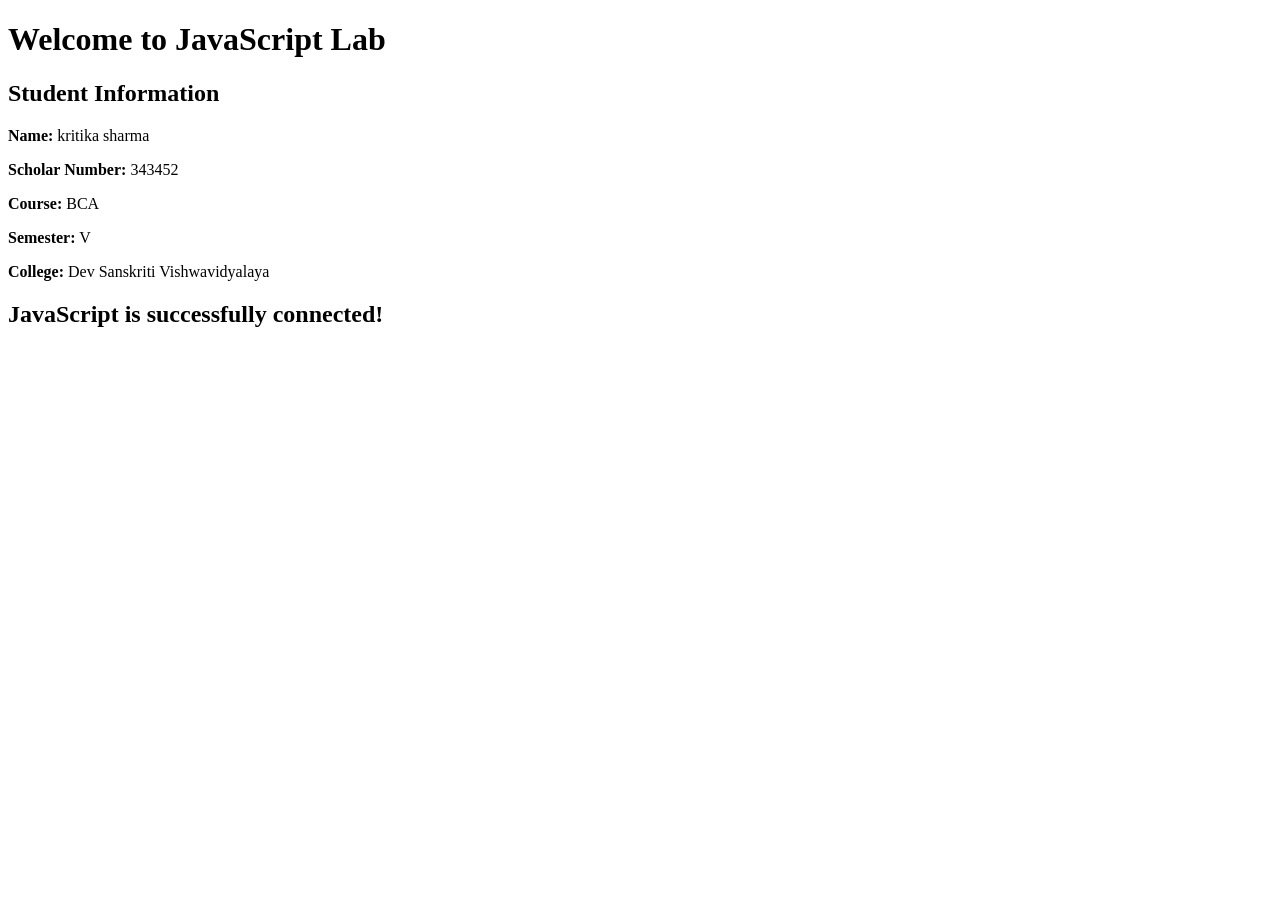
<file: lab-1/index.html>
<!DOCTYPE html>
<html lang="en">
<head>
    <meta charset="UTF-8">
    <meta name="viewport" content="width=device-width, initial-scale=1.0">
    <title>JavaScript Lab 01</title>
</head>
<body>

    <h1>Welcome to JavaScript Lab</h1>

    <h2>Student Information</h2>

    <p><strong>Name:</strong> kritika sharma</p>
    <p><strong>Scholar Number:</strong> 343452</p>
    <p><strong>Course:</strong> BCA</p>
    <p><strong>Semester:</strong> V</p>
    <p><strong>College:</strong> Dev Sanskriti Vishwavidyalaya</p>

    <!-- External JavaScript File -->
    <script src="script.js"></script>

</body>
</html>
</file>
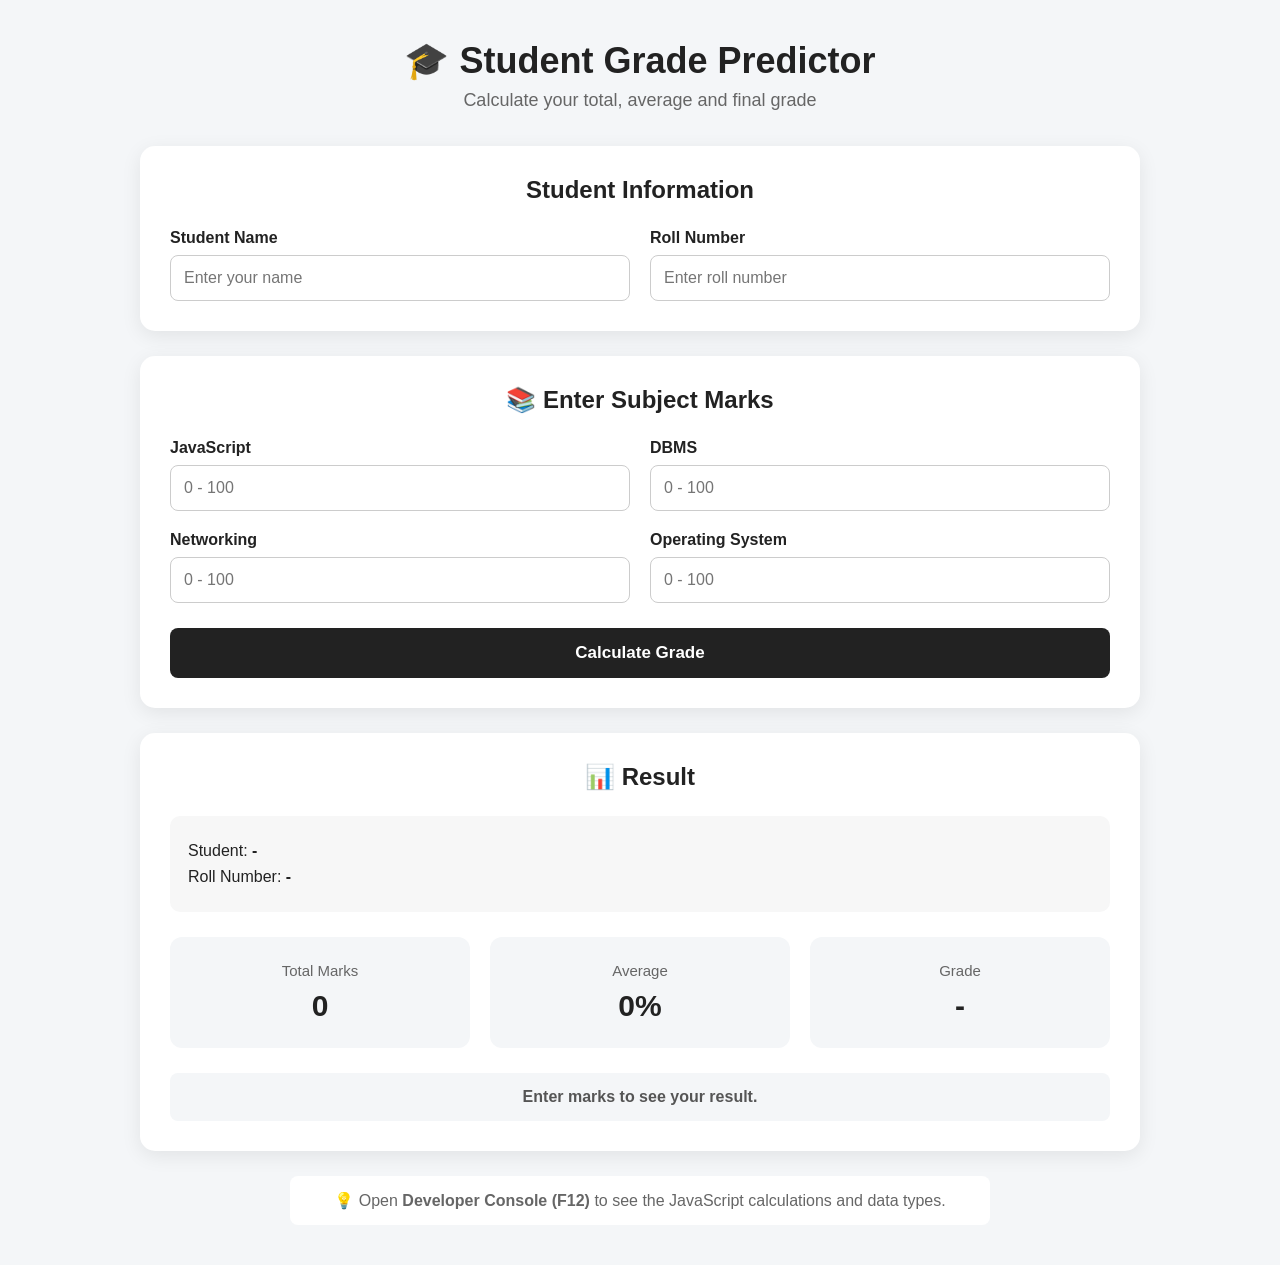
<file: lab-2/index.html>
<!DOCTYPE html>
<html lang="en">

<head>
    <meta charset="UTF-8">
    <meta name="viewport" content="width=device-width, initial-scale=1.0">

    <title>Student Grade Predictor</title>

    <link rel="stylesheet" href="style.css">
</head>

<body>

    <div class="container">

        <!-- Header -->
        <header>
            <h1>🎓 Student Grade Predictor</h1>
            <p>Calculate your total, average and final grade</p>
        </header>


        <!-- Student Information -->
        <section class="student-card">

            <h2>Student Information</h2>

            <div class="input-group">

                <div class="input-box">
                    <label for="studentName">Student Name</label>
                    <input
                        type="text"
                        id="studentName"
                        placeholder="Enter your name"
                    >
                </div>

                <div class="input-box">
                    <label for="rollNumber">Roll Number</label>
                    <input
                        type="text"
                        id="rollNumber"
                        placeholder="Enter roll number"
                    >
                </div>

            </div>

        </section>


        <!-- Marks -->
        <section class="marks-card">

            <h2>📚 Enter Subject Marks</h2>

            <div class="marks-grid">

                <div class="subject">
                    <label for="javascript">JavaScript</label>

                    <input
                        type="number"
                        id="javascript"
                        min="0"
                        max="100"
                        placeholder="0 - 100"
                    >
                </div>


                <div class="subject">
                    <label for="dbms">DBMS</label>

                    <input
                        type="number"
                        id="dbms"
                        min="0"
                        max="100"
                        placeholder="0 - 100"
                    >
                </div>


                <div class="subject">
                    <label for="networking">Networking</label>

                    <input
                        type="number"
                        id="networking"
                        min="0"
                        max="100"
                        placeholder="0 - 100"
                    >
                </div>


                <div class="subject">
                    <label for="os">Operating System</label>

                    <input
                        type="number"
                        id="os"
                        min="0"
                        max="100"
                        placeholder="0 - 100"
                    >
                </div>

            </div>


            <button onclick="calculateGrade()">
                Calculate Grade
            </button>

        </section>


        <!-- Result -->
        <section class="result-card" id="resultCard">

            <h2>📊 Result</h2>

            <div class="student-result">
                <p>
                    Student:
                    <strong id="resultName">-</strong>
                </p>

                <p>
                    Roll Number:
                    <strong id="resultRoll">-</strong>
                </p>
            </div>


            <div class="result-grid">

                <div class="result-box">
                    <span>Total Marks</span>
                    <strong id="totalMarks">0</strong>
                </div>

                <div class="result-box">
                    <span>Average</span>
                    <strong id="averageMarks">0%</strong>
                </div>

                <div class="result-box">
                    <span>Grade</span>
                    <strong id="grade">-</strong>
                </div>

            </div>


            <div class="status" id="status">
                Enter marks to see your result.
            </div>

        </section>


        <!-- Console Note -->
        <div class="console-note">

            <p>
                💡 Open <strong>Developer Console (F12)</strong>
                to see the JavaScript calculations and data types.
            </p>

        </div>

    </div>


    <script src="script.js"></script>

</body>

</html>
</file>
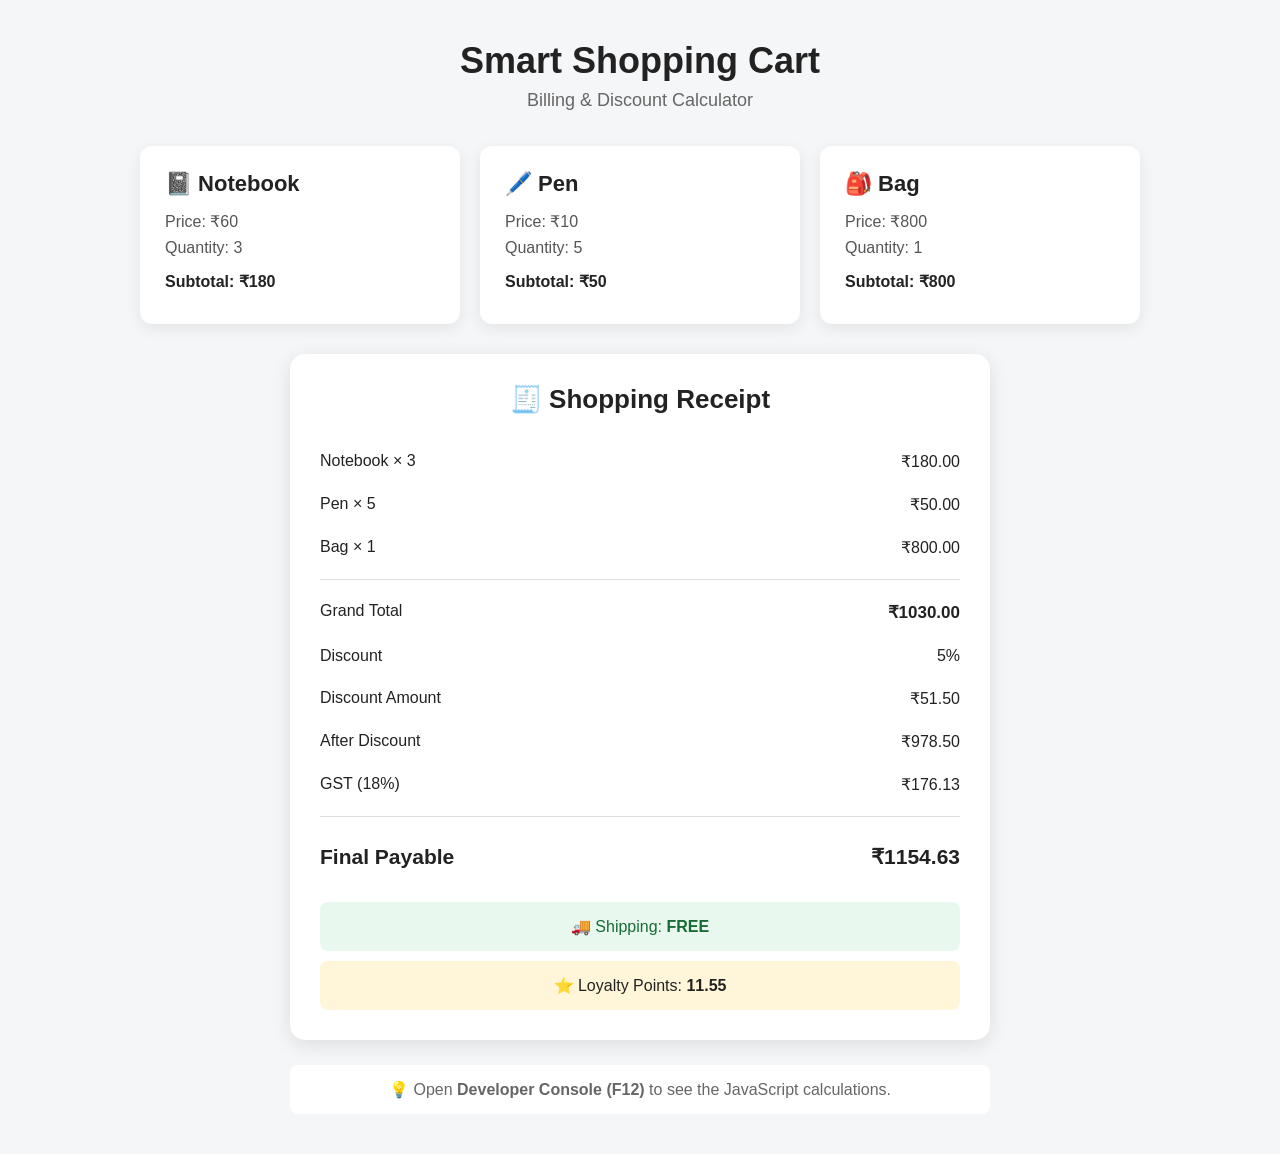
<file: lab-3/index.html>
<!DOCTYPE html>
<html lang="en">

<head>
    <meta charset="UTF-8">
    <meta name="viewport" content="width=device-width, initial-scale=1.0">

    <title>Smart Shopping Cart</title>

    <link rel="stylesheet" href="style.css">
</head>

<body>

    <div class="container">

        <header>
            <h1>Smart Shopping Cart</h1>
            <p>Billing & Discount Calculator</p>
        </header>

        <section class="products">

            <div class="product-card">
                <h2>📓 Notebook</h2>
                <p>Price: ₹60</p>
                <p>Quantity: 3</p>
                <p class="subtotal">Subtotal: ₹180</p>
            </div>

            <div class="product-card">
                <h2>🖊️ Pen</h2>
                <p>Price: ₹10</p>
                <p>Quantity: 5</p>
                <p class="subtotal">Subtotal: ₹50</p>
            </div>

            <div class="product-card">
                <h2>🎒 Bag</h2>
                <p>Price: ₹800</p>
                <p>Quantity: 1</p>
                <p class="subtotal">Subtotal: ₹800</p>
            </div>

        </section>


        <section class="receipt">

            <h2>🧾 Shopping Receipt</h2>

            <div class="receipt-row">
                <span>Notebook × 3</span>
                <span>₹180.00</span>
            </div>

            <div class="receipt-row">
                <span>Pen × 5</span>
                <span>₹50.00</span>
            </div>

            <div class="receipt-row">
                <span>Bag × 1</span>
                <span>₹800.00</span>
            </div>

            <hr>

            <div class="receipt-row">
                <span>Grand Total</span>
                <strong>₹1030.00</strong>
            </div>

            <div class="receipt-row">
                <span>Discount</span>
                <span>5%</span>
            </div>

            <div class="receipt-row">
                <span>Discount Amount</span>
                <span>₹51.50</span>
            </div>

            <div class="receipt-row">
                <span>After Discount</span>
                <span>₹978.50</span>
            </div>

            <div class="receipt-row">
                <span>GST (18%)</span>
                <span>₹176.13</span>
            </div>

            <hr>

            <div class="final-row">
                <span>Final Payable</span>
                <strong>₹1154.63</strong>
            </div>

            <div class="shipping">
                🚚 Shipping: <strong>FREE</strong>
            </div>

            <div class="points">
                ⭐ Loyalty Points: <strong>11.55</strong>
            </div>

        </section>


        <div class="console-note">
            <p>
                💡 Open <strong>Developer Console (F12)</strong>
                to see the JavaScript calculations.
            </p>
        </div>

    </div>

    <script src="script.js"></script>

</body>

</html>
</file>
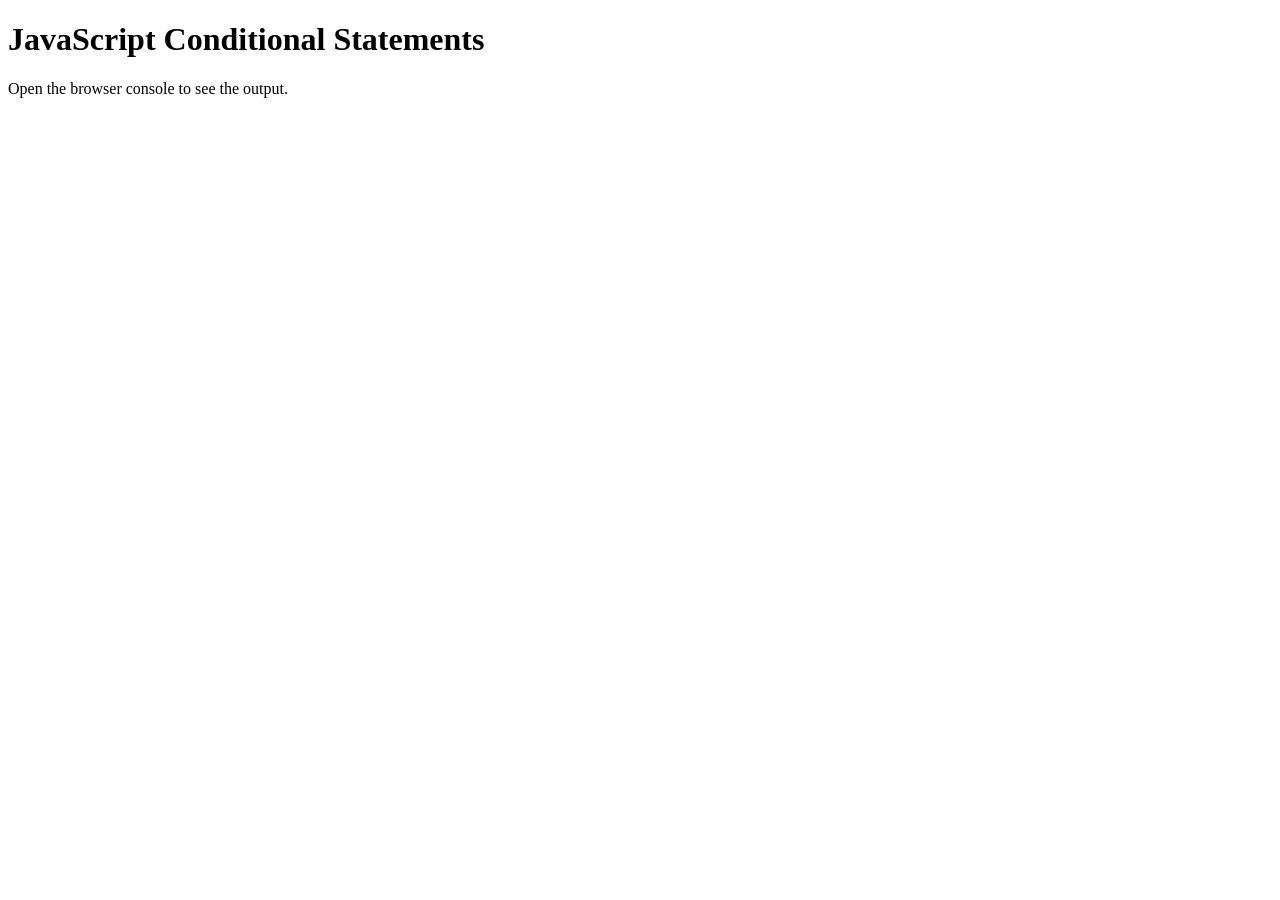
<file: lab-4/index.html>
<!DOCTYPE html>
<html lang="en">
<head>
    <meta charset="UTF-8">
    <meta name="viewport" content="width=device-width, initial-scale=1.0">
    <title>JavaScript Conditional Statements Lab</title>
</head>
<body>

    <h1>JavaScript Conditional Statements</h1>

    <p>Open the browser console to see the output.</p>

    <script src="script.js"></script>

</body>
</html>
</file>
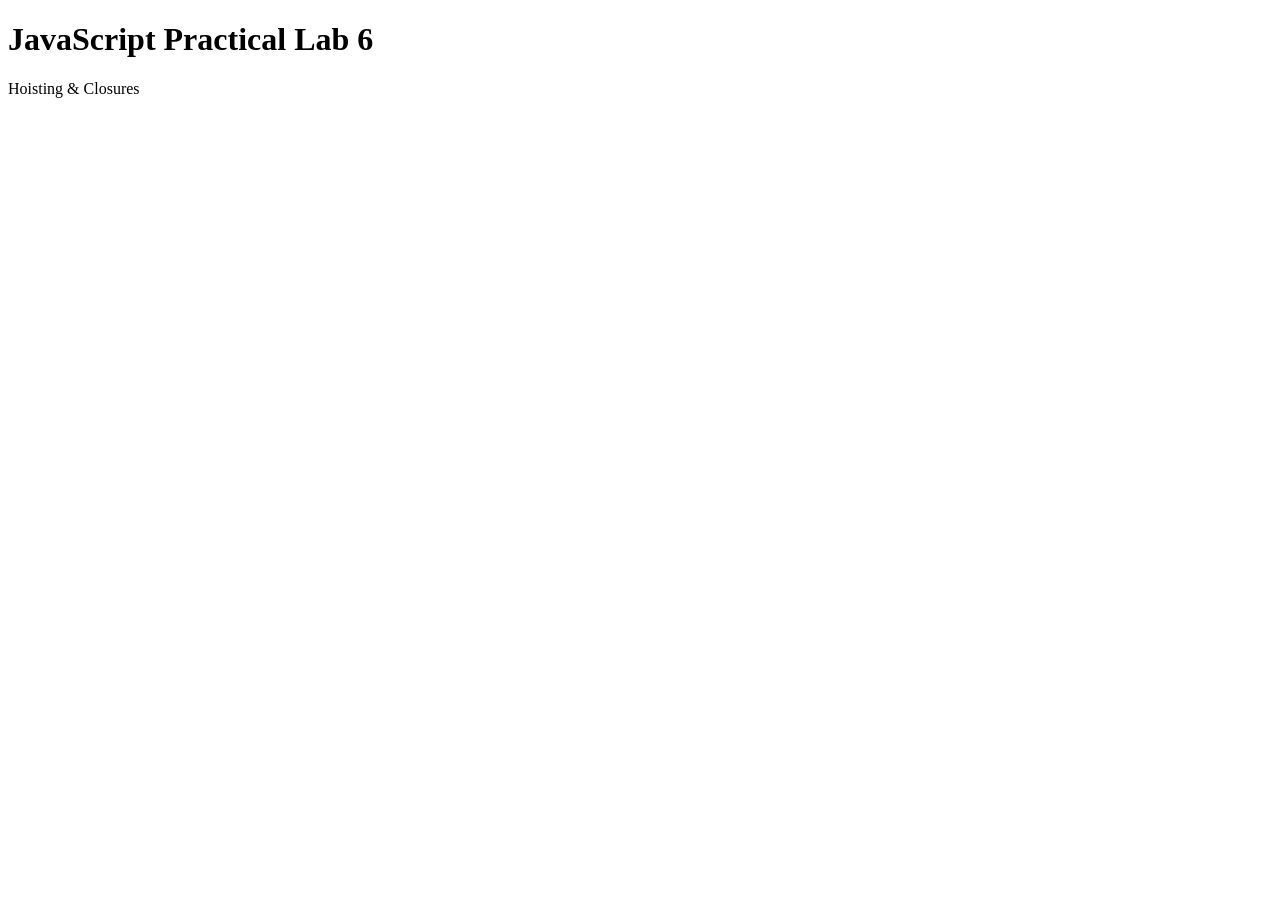
<file: lab-6/index.html>
<!DOCTYPE html>
<html lang="en">
<head>
    <meta charset="UTF-8">
    <meta name="viewport" content="width=device-width, initial-scale=1.0">
    <title>JavaScript Lab 6 - Hoisting & Closures</title>
</head>

<body>

    <h1>JavaScript Practical Lab 6</h1>
    <p>Hoisting & Closures</p>

    <!-- JavaScript file -->
    <script src="script.js"></script>

</body>
</html>
</file>
<file: lab-2/style.css>
/* =========================================
   Student Grade Predictor
   CSS Styling
   ========================================= */


/* ---------- General ---------- */

* {
    margin: 0;
    padding: 0;
    box-sizing: border-box;
}


body {
    font-family: Arial, Helvetica, sans-serif;
    background: #f4f6f8;
    color: #222;
    min-height: 100vh;
    padding: 40px 20px;
}


/* ---------- Main Container ---------- */

.container {
    max-width: 1000px;
    margin: auto;
}


/* ---------- Header ---------- */

header {
    text-align: center;
    margin-bottom: 35px;
}


header h1 {
    font-size: 36px;
    margin-bottom: 8px;
}


header p {
    color: #666;
    font-size: 18px;
}


/* ---------- Common Card ---------- */

.student-card,
.marks-card,
.result-card {
    background: white;
    padding: 30px;
    border-radius: 15px;
    box-shadow: 0 5px 20px rgba(0, 0, 0, 0.08);
    margin-bottom: 25px;
}


.student-card h2,
.marks-card h2,
.result-card h2 {
    text-align: center;
    margin-bottom: 25px;
    font-size: 24px;
}


/* ---------- Student Information ---------- */

.input-group {
    display: grid;
    grid-template-columns: repeat(2, 1fr);
    gap: 20px;
}


.input-box {
    display: flex;
    flex-direction: column;
}


.input-box label {
    font-weight: bold;
    margin-bottom: 8px;
}


.input-box input {
    padding: 13px;
    border: 1px solid #ccc;
    border-radius: 8px;
    font-size: 16px;
    outline: none;
}


.input-box input:focus {
    border-color: #555;
}


/* ---------- Marks Section ---------- */

.marks-grid {
    display: grid;
    grid-template-columns: repeat(2, 1fr);
    gap: 20px;
}


.subject {
    display: flex;
    flex-direction: column;
}


.subject label {
    font-weight: bold;
    margin-bottom: 8px;
}


.subject input {
    padding: 13px;
    border: 1px solid #ccc;
    border-radius: 8px;
    font-size: 16px;
    outline: none;
}


.subject input:focus {
    border-color: #555;
}


/* ---------- Calculate Button ---------- */

button {
    width: 100%;
    margin-top: 25px;
    padding: 15px;
    border: none;
    border-radius: 8px;
    background: #222;
    color: white;
    font-size: 17px;
    font-weight: bold;
    cursor: pointer;
    transition: transform 0.2s ease;
}


button:hover {
    transform: translateY(-2px);
}


/* ---------- Student Result ---------- */

.student-result {
    background: #f7f7f7;
    padding: 18px;
    border-radius: 10px;
    margin-bottom: 25px;
}


.student-result p {
    margin: 8px 0;
}


/* ---------- Result Grid ---------- */

.result-grid {
    display: grid;
    grid-template-columns: repeat(3, 1fr);
    gap: 20px;
}


.result-box {
    background: #f4f6f8;
    padding: 25px;
    border-radius: 12px;
    text-align: center;
}


.result-box span {
    display: block;
    color: #666;
    margin-bottom: 10px;
    font-size: 15px;
}


.result-box strong {
    display: block;
    font-size: 30px;
}


/* ---------- Status ---------- */

.status {
    margin-top: 25px;
    padding: 15px;
    border-radius: 8px;
    text-align: center;
    background: #f4f6f8;
    color: #555;
    font-weight: bold;
}


/* ---------- Console Note ---------- */

.console-note {
    max-width: 700px;
    margin: 25px auto 0;
    text-align: center;
    color: #666;
}


.console-note p {
    background: white;
    padding: 15px;
    border-radius: 8px;
}


/* ---------- Responsive Design ---------- */

@media (max-width: 768px) {

    body {
        padding: 25px 15px;
    }


    header h1 {
        font-size: 28px;
    }


    .input-group {
        grid-template-columns: 1fr;
    }


    .marks-grid {
        grid-template-columns: 1fr;
    }


    .result-grid {
        grid-template-columns: 1fr;
    }


    .student-card,
    .marks-card,
    .result-card {
        padding: 20px;
    }

}
</file>
<file: lab-3/style.css>
/* =========================================
   Smart Shopping Cart
   CSS Styling
   ========================================= */


/* ---------- General ---------- */

* {
    margin: 0;
    padding: 0;
    box-sizing: border-box;
}

body {
    font-family: Arial, Helvetica, sans-serif;
    background: #f4f6f8;
    color: #222;
    min-height: 100vh;
    padding: 40px 20px;
}


/* ---------- Main Container ---------- */

.container {
    max-width: 1000px;
    margin: auto;
}


/* ---------- Header ---------- */

header {
    text-align: center;
    margin-bottom: 35px;
}

header h1 {
    font-size: 36px;
    margin-bottom: 8px;
}

header p {
    color: #666;
    font-size: 18px;
}


/* ---------- Products ---------- */

.products {
    display: grid;
    grid-template-columns: repeat(3, 1fr);
    gap: 20px;
    margin-bottom: 30px;
}


.product-card {
    background: white;
    padding: 25px;
    border-radius: 12px;
    box-shadow: 0 4px 15px rgba(0, 0, 0, 0.08);
    transition: transform 0.2s ease;
}


.product-card:hover {
    transform: translateY(-5px);
}


.product-card h2 {
    margin-bottom: 15px;
    font-size: 22px;
}


.product-card p {
    margin: 8px 0;
    color: #555;
}


.product-card .subtotal {
    margin-top: 15px;
    font-weight: bold;
    color: #222;
}


/* ---------- Receipt ---------- */

.receipt {
    background: white;
    max-width: 700px;
    margin: auto;
    padding: 30px;
    border-radius: 15px;
    box-shadow: 0 5px 20px rgba(0, 0, 0, 0.1);
}


.receipt h2 {
    text-align: center;
    margin-bottom: 25px;
    font-size: 26px;
}


/* ---------- Receipt Rows ---------- */

.receipt-row {
    display: flex;
    justify-content: space-between;
    padding: 12px 0;
    font-size: 16px;
}


.receipt-row strong {
    font-size: 17px;
}


hr {
    border: none;
    border-top: 1px solid #ddd;
    margin: 10px 0;
}


/* ---------- Final Amount ---------- */

.final-row {
    display: flex;
    justify-content: space-between;
    padding: 18px 0;
    font-size: 21px;
    font-weight: bold;
}


/* ---------- Shipping ---------- */

.shipping {
    margin-top: 15px;
    padding: 15px;
    background: #e8f8ee;
    border-radius: 8px;
    text-align: center;
    color: #176b35;
}


/* ---------- Loyalty Points ---------- */

.points {
    margin-top: 10px;
    padding: 15px;
    background: #fff5d9;
    border-radius: 8px;
    text-align: center;
}


/* ---------- Console Note ---------- */

.console-note {
    max-width: 700px;
    margin: 25px auto 0;
    text-align: center;
    color: #666;
}


.console-note p {
    background: white;
    padding: 15px;
    border-radius: 8px;
}


/* ---------- Responsive Design ---------- */

@media (max-width: 768px) {

    body {
        padding: 25px 15px;
    }

    header h1 {
        font-size: 28px;
    }

    .products {
        grid-template-columns: 1fr;
    }

    .receipt {
        padding: 20px;
    }

    .receipt-row {
        font-size: 14px;
    }

    .final-row {
        font-size: 18px;
    }
}
</file>
